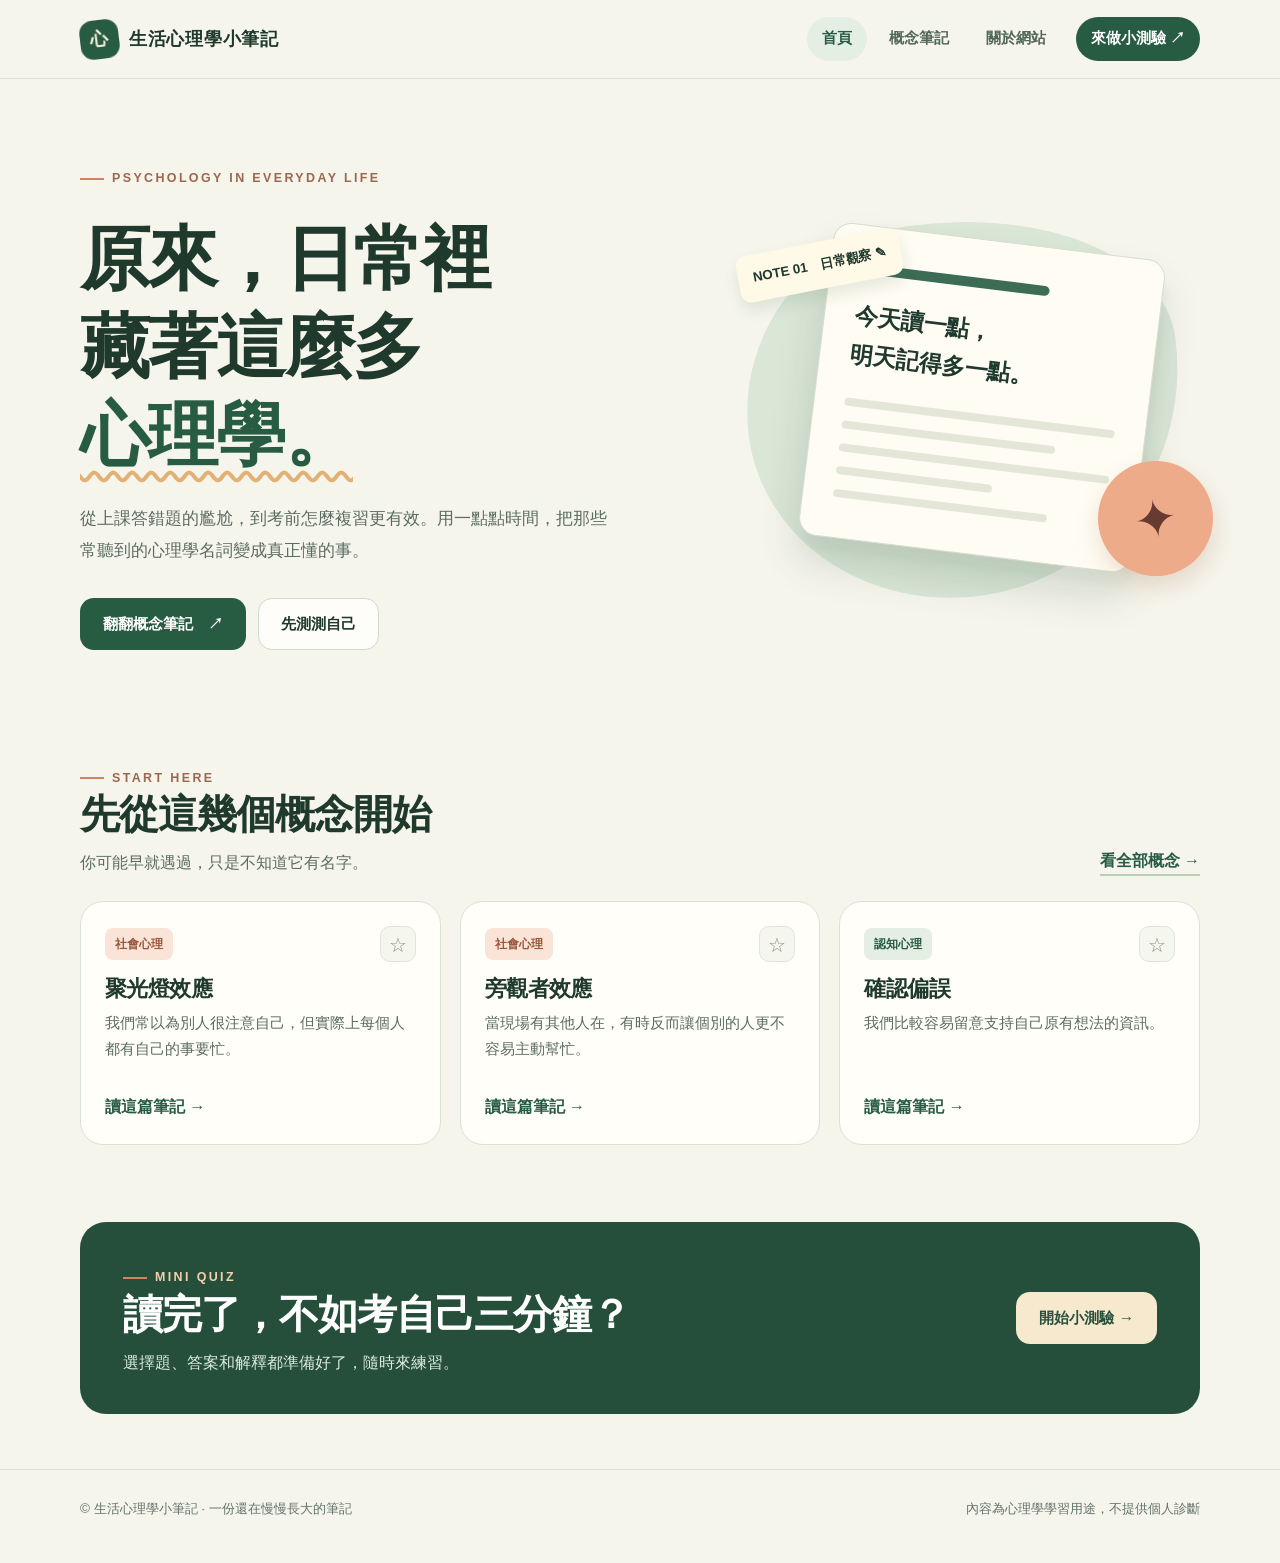
<file: psychology_notes_site/index.html>
<!doctype html><html lang="zh-Hant"><head><meta charset="utf-8"><meta name="viewport" content="width=device-width,initial-scale=1"><meta name="description" content="把日常生活裡的心理學概念，整理成容易讀懂的筆記。"><title>生活心理學小筆記｜首頁</title><link rel="stylesheet" href="./assets/style.css"></head><body data-page="home">
<header class="site-header"><div class="container header-inner"><a class="brand" href="./index.html"><span class="brand-icon">心</span> 生活心理學小筆記</a><nav class="nav" aria-label="主要導覽"><a href="./index.html" aria-current="page">首頁</a><a href="./concepts.html">概念筆記</a><a href="./about.html">關於網站</a><a href="./quiz.html" class="nav-cta">來做小測驗 ↗</a></nav></div></header>
<main><section class="hero"><div class="container hero-grid"><div><span class="eyebrow">PSYCHOLOGY IN EVERYDAY LIFE</span><h1>原來，日常裡<br>藏著這麼多<br><em>心理學。</em></h1><p class="hero-desc">從上課答錯題的尷尬，到考前怎麼複習更有效。用一點點時間，把那些常聽到的心理學名詞變成真正懂的事。</p><div class="actions"><a class="btn btn-primary" href="./concepts.html">翻翻概念筆記　↗</a><a class="btn btn-light" href="./quiz.html">先測測自己</a></div></div><div class="hero-art" aria-hidden="true"><div class="art-sheet"><span style="display:block;font-size:1.45rem;font-weight:900;margin-bottom:23px">今天讀一點，<br>明天記得多一點。</span><span class="art-line"></span><span class="art-line medium"></span><span class="art-line"></span><span class="art-line short"></span><span class="art-line medium"></span></div><div class="art-note">NOTE 01　日常觀察 ✎</div><div class="art-sticker">✦</div></div></div></section>
<section class="section"><div class="container"><div class="section-heading"><div><span class="eyebrow">START HERE</span><h2>先從這幾個概念開始</h2><p class="sub">你可能早就遇過，只是不知道它有名字。</p></div><a class="text-link" href="./concepts.html">看全部概念 →</a></div><div class="topic-grid" id="featured-topics"></div></div></section>
<div class="container"><section class="ribbon-section"><div><span class="eyebrow" style="color:#f3cfaa">MINI QUIZ</span><h2>讀完了，不如考自己三分鐘？</h2><p>選擇題、答案和解釋都準備好了，隨時來練習。</p></div><a href="./quiz.html" class="btn">開始小測驗 →</a></section></div></main>
<footer class="footer"><div class="container footer-inner"><span>© 生活心理學小筆記 · 一份還在慢慢長大的筆記</span><span>內容為心理學學習用途，不提供個人診斷</span></div></footer>
<script src="./assets/data.js"></script><script src="./assets/app.js"></script></body></html>
</file>
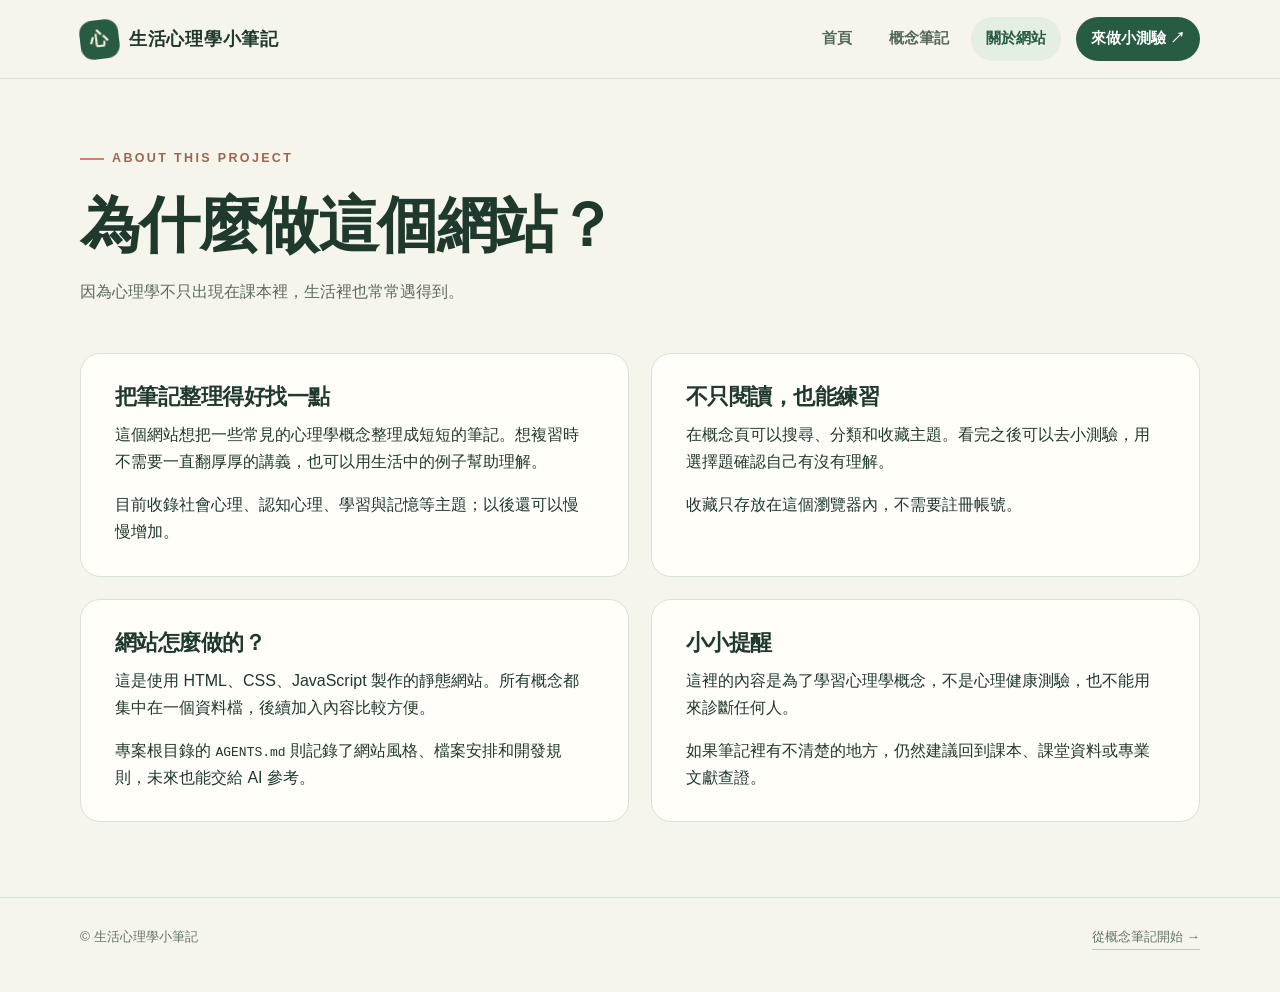
<file: psychology_notes_site/about.html>
<!doctype html><html lang="zh-Hant"><head><meta charset="utf-8"><meta name="viewport" content="width=device-width,initial-scale=1"><title>關於網站｜生活心理學小筆記</title><link rel="stylesheet" href="./assets/style.css"></head><body data-page="about"><header class="site-header"><div class="container header-inner"><a class="brand" href="./index.html"><span class="brand-icon">心</span> 生活心理學小筆記</a><nav class="nav" aria-label="主要導覽"><a href="./index.html">首頁</a><a href="./concepts.html">概念筆記</a><a href="./about.html" aria-current="page">關於網站</a><a href="./quiz.html" class="nav-cta">來做小測驗 ↗</a></nav></div></header><main class="container"><div class="page-top"><span class="eyebrow">ABOUT THIS PROJECT</span><h1>為什麼做這個網站？</h1><p class="sub">因為心理學不只出現在課本裡，生活裡也常常遇得到。</p></div><div class="about-grid"><section class="article-box"><h2>把筆記整理得好找一點</h2><p>這個網站想把一些常見的心理學概念整理成短短的筆記。想複習時不需要一直翻厚厚的講義，也可以用生活中的例子幫助理解。</p><p>目前收錄社會心理、認知心理、學習與記憶等主題；以後還可以慢慢增加。</p></section><section class="article-box"><h2>不只閱讀，也能練習</h2><p>在概念頁可以搜尋、分類和收藏主題。看完之後可以去小測驗，用選擇題確認自己有沒有理解。</p><p>收藏只存放在這個瀏覽器內，不需要註冊帳號。</p></section><section class="article-box"><h2>網站怎麼做的？</h2><p>這是使用 HTML、CSS、JavaScript 製作的靜態網站。所有概念都集中在一個資料檔，後續加入內容比較方便。</p><p>專案根目錄的 <code>AGENTS.md</code> 則記錄了網站風格、檔案安排和開發規則，未來也能交給 AI 參考。</p></section><section class="article-box"><h2>小小提醒</h2><p>這裡的內容是為了學習心理學概念，不是心理健康測驗，也不能用來診斷任何人。</p><p>如果筆記裡有不清楚的地方，仍然建議回到課本、課堂資料或專業文獻查證。</p></section></div><div style="height:75px"></div></main><footer class="footer"><div class="container footer-inner"><span>© 生活心理學小筆記</span><a href="./concepts.html">從概念筆記開始 →</a></div></footer><script src="./assets/data.js"></script><script src="./assets/app.js"></script></body></html>
</file>
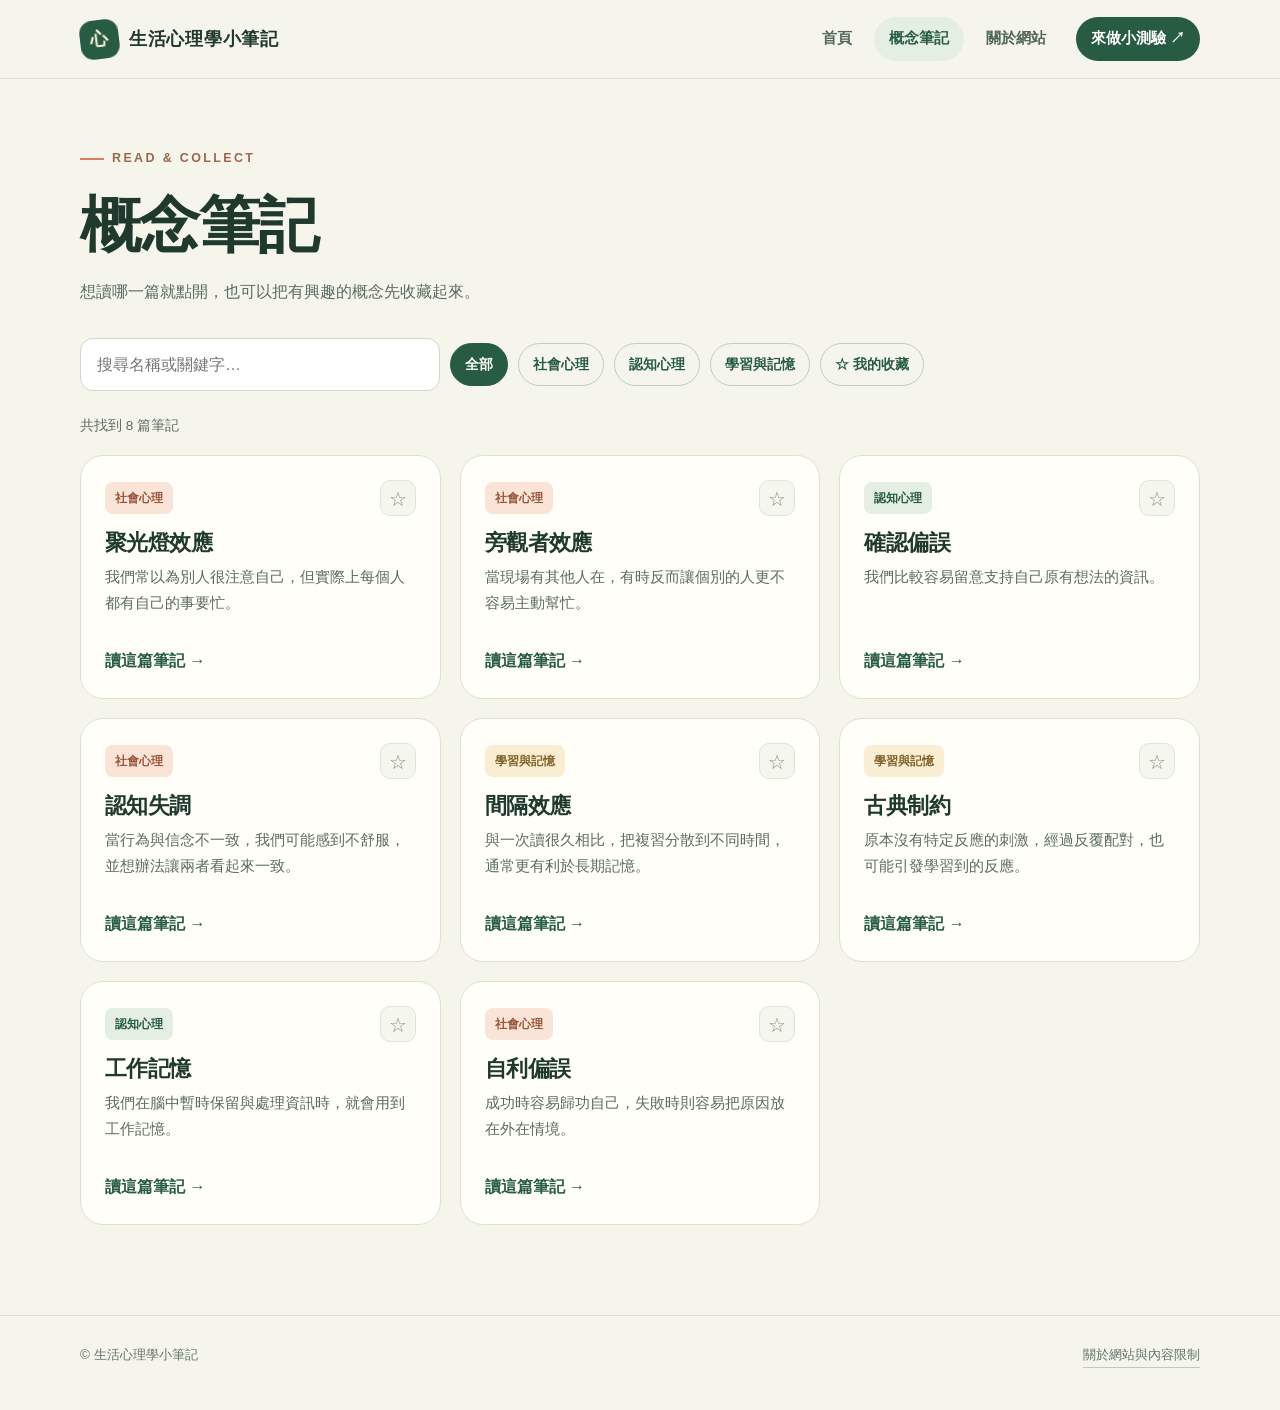
<file: psychology_notes_site/concepts.html>
<!doctype html><html lang="zh-Hant"><head><meta charset="utf-8"><meta name="viewport" content="width=device-width,initial-scale=1"><title>概念筆記｜生活心理學小筆記</title><link rel="stylesheet" href="./assets/style.css"></head><body data-page="concepts"><header class="site-header"><div class="container header-inner"><a class="brand" href="./index.html"><span class="brand-icon">心</span> 生活心理學小筆記</a><nav class="nav" aria-label="主要導覽"><a href="./index.html">首頁</a><a href="./concepts.html" aria-current="page">概念筆記</a><a href="./about.html">關於網站</a><a href="./quiz.html" class="nav-cta">來做小測驗 ↗</a></nav></div></header><main class="container"><div class="page-top"><span class="eyebrow">READ & COLLECT</span><h1>概念筆記</h1><p class="sub">想讀哪一篇就點開，也可以把有興趣的概念先收藏起來。</p></div><div class="filterbar"><input aria-label="搜尋心理學概念" id="search" type="search" class="search" placeholder="搜尋名稱或關鍵字…"><button class="chip active" type="button" data-category="全部" aria-pressed="true">全部</button><button class="chip" type="button" data-category="社會心理" aria-pressed="false">社會心理</button><button class="chip" type="button" data-category="認知心理" aria-pressed="false">認知心理</button><button class="chip" type="button" data-category="學習與記憶" aria-pressed="false">學習與記憶</button><button class="chip" type="button" id="favorites-only" aria-pressed="false">☆ 我的收藏</button></div><p class="counter" id="counter" aria-live="polite"></p><div class="topic-grid" id="topic-list"></div><p class="empty" id="empty-message" hidden>還沒找到相關的概念，換個關鍵字試試看吧。</p></main><div style="height:90px"></div><footer class="footer"><div class="container footer-inner"><span>© 生活心理學小筆記</span><a href="./about.html">關於網站與內容限制</a></div></footer><script src="./assets/data.js"></script><script src="./assets/app.js"></script></body></html>
</file>
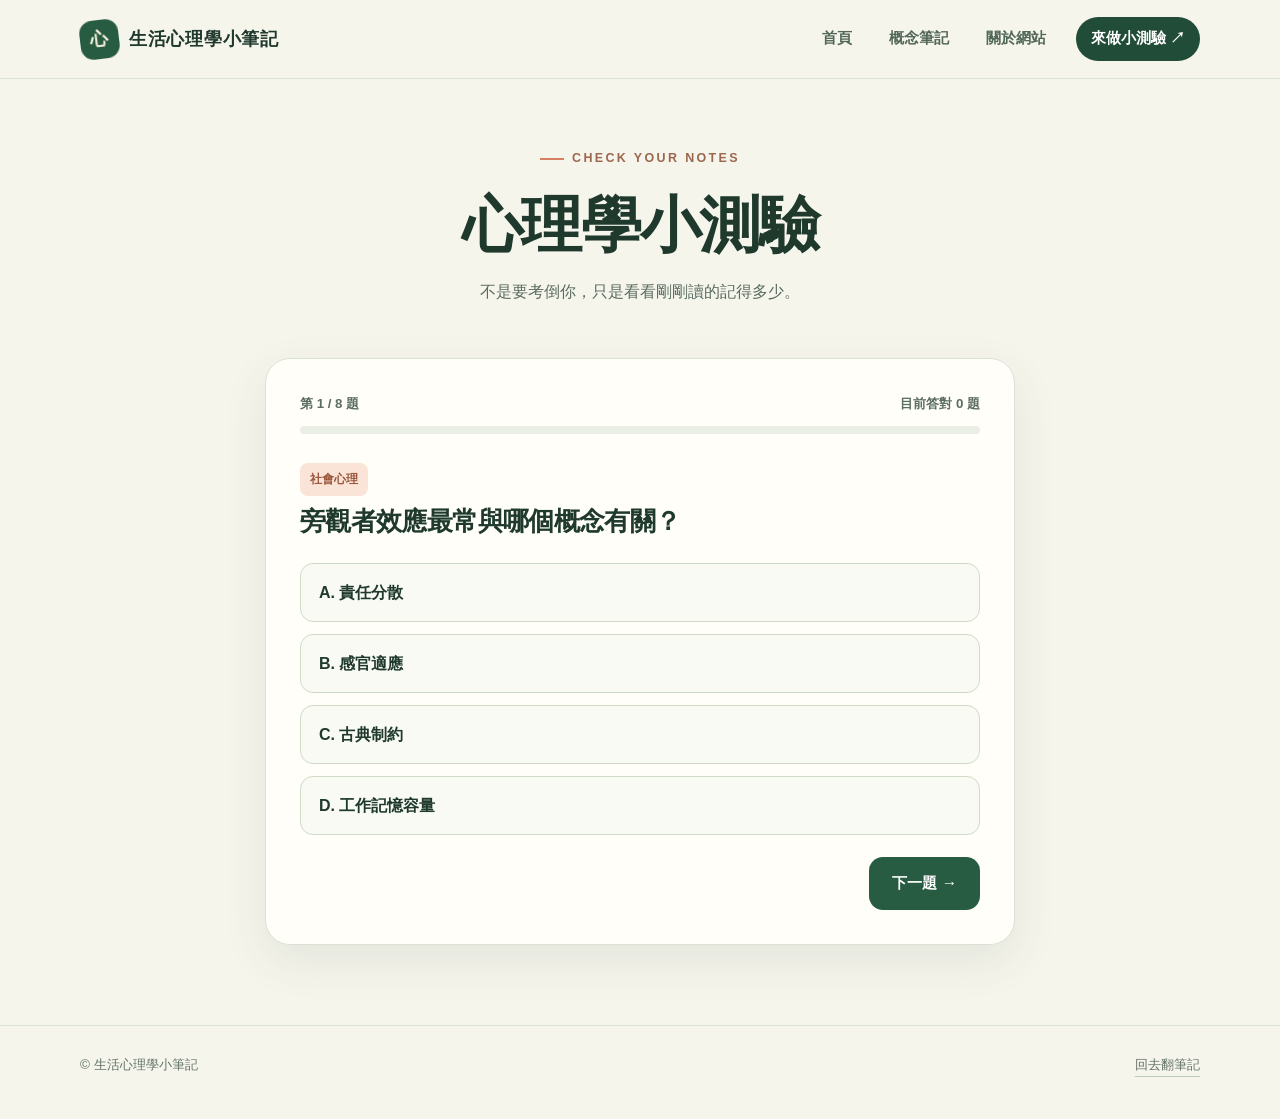
<file: psychology_notes_site/quiz.html>
<!doctype html><html lang="zh-Hant"><head><meta charset="utf-8"><meta name="viewport" content="width=device-width,initial-scale=1"><title>心理學小測驗｜生活心理學小筆記</title><link rel="stylesheet" href="./assets/style.css"></head><body data-page="quiz"><header class="site-header"><div class="container header-inner"><a class="brand" href="./index.html"><span class="brand-icon">心</span> 生活心理學小筆記</a><nav class="nav" aria-label="主要導覽"><a href="./index.html">首頁</a><a href="./concepts.html">概念筆記</a><a href="./about.html">關於網站</a><a href="./quiz.html" aria-current="page" class="nav-cta">來做小測驗 ↗</a></nav></div></header><main class="container"><div class="page-top" style="text-align:center"><span class="eyebrow">CHECK YOUR NOTES</span><h1>心理學小測驗</h1><p class="sub">不是要考倒你，只是看看剛剛讀的記得多少。</p></div><div class="quiz-shell" id="quiz-container"></div></main><footer class="footer"><div class="container footer-inner"><span>© 生活心理學小筆記</span><a href="./concepts.html">回去翻筆記</a></div></footer><script src="./assets/data.js"></script><script src="./assets/app.js"></script></body></html>
</file>
<file: psychology_notes_site/assets/style.css>
:root { --ink:#1f392d; --muted:#5b6c61; --line:#d9e2d5; --bg:#f6f5ec; --card:#fffef9; --green:#275c43; --light:#e4eee3; --accent:#d78061; --gold:#dfb869; --shadow:0 16px 45px rgba(34,61,45,.09); }
* { box-sizing:border-box; }
html { scroll-behavior:smooth; }
body { margin:0; background:var(--bg); color:var(--ink); font-family:-apple-system,BlinkMacSystemFont,'Noto Sans TC','PingFang TC','Microsoft JhengHei',sans-serif; line-height:1.7; }
a { color:inherit; text-decoration:none; } button,input { font:inherit; } button { cursor:pointer; }
button:focus-visible,a:focus-visible,input:focus-visible {outline:3px solid var(--accent); outline-offset:3px;}
.container { width:min(1120px, calc(100% - 48px)); margin:auto; }
.site-header { background:rgba(246,245,236,.93); backdrop-filter:blur(12px); border-bottom:1px solid var(--line); position:sticky; top:0; z-index:30; }
.header-inner { min-height:78px; display:flex; justify-content:space-between; align-items:center; gap:16px; }
.brand { font-weight:850; font-size:1.13rem; letter-spacing:.04em; display:flex; align-items:center; gap:10px; white-space:nowrap; }
.brand-icon {display:grid; place-items:center; width:39px; height:39px; background:var(--green); color:#f9f2dc; border-radius:13px; transform:rotate(-7deg); font-weight:900; font-size:1.1rem; }
.nav {display:flex; align-items:center; gap:7px;}
.nav a {padding:9px 15px; border-radius:999px; color:#516758; font-size:.93rem; font-weight:650; transition:.2s;}
.nav a:hover,.nav a[aria-current=page] {background:var(--light); color:var(--green);}
.nav .nav-cta {background:var(--green); color:white; margin-left:8px;}
.nav .nav-cta:hover,.nav .nav-cta[aria-current=page] {background:#214d38;color:white;}
.hero {padding:82px 0 70px; position:relative; overflow:hidden;}
.hero-grid {display:grid; grid-template-columns:1.13fr .87fr; align-items:center; gap:55px;}
.eyebrow {display:inline-flex; align-items:center; gap:8px; font-weight:800; font-size:.78rem; letter-spacing:.19em; color:#9c674f; text-transform:uppercase;}
.eyebrow:before {content:''; width:24px; height:2px; background:var(--accent);}
h1,h2,h3,p {margin-top:0;} h1,h2,h3 {line-height:1.25; letter-spacing:-.025em;}
h1 {font-size:clamp(2.75rem, 5.5vw, 5.1rem); font-weight:900; margin:25px 0 24px;}
h1 em {color:var(--green); font-style:normal; text-decoration:underline wavy #e2b177 4px; text-underline-offset:12px;}
.hero-desc {color:var(--muted); font-size:1.05rem; max-width:530px; line-height:1.95;}
.actions {display:flex; gap:12px; flex-wrap:wrap; margin-top:30px;}
.btn {display:inline-flex; align-items:center; justify-content:center; gap:8px; border-radius:14px; border:1px solid transparent; padding:12px 22px; font-weight:800; font-size:.96rem; transition: transform .18s, box-shadow .18s;}
.btn:hover {transform:translateY(-2px); box-shadow:var(--shadow);} .btn-primary {background:var(--green); color:white;} .btn-light {background:#fffdfa; border-color:#cfdbcd;}
.hero-art {position:relative; isolation:isolate; height:415px;}
.hero-art:before {content:''; position:absolute; inset:22px 17px 17px 10px; background:#dae6d6; border-radius:43% 57% 52% 48% / 50% 39% 61% 50%; transform:rotate(-8deg); z-index:-1;}
.art-sheet {position:absolute; width:72%; height:76%; left:17%; top:10%; border-radius:18px; background:#fffcf3; border:1px solid #d8decf; transform:rotate(7deg); box-shadow:5px 14px 5px rgba(39,92,67,.02), 0 26px 40px rgba(40,76,53,.16); padding:38px 30px;}
.art-sheet:before {content:''; display:block; width:70%; height:10px; border-radius:8px; background:var(--green); margin-bottom:23px; opacity:.9;}
.art-line {display:block; height:8px; background:#e4e7d8; border-radius:10px; margin:15px 0;}
.art-line.short {width:58%;} .art-line.medium {width:79%;}
.art-sticker {position:absolute; display:grid;place-items:center; border-radius:50%; width:115px; height:115px; background:#eeab89; color:#673a32; font-size:3.3rem; right:-13px; bottom:37px; transform:rotate(-10deg); box-shadow:0 11px 25px #ad78543b;}
.art-note {position:absolute; font-size:.83rem; font-weight:800; background:#fff9e7; padding:12px 15px; border-radius:10px; transform:rotate(-11deg); top:44px; left:0; box-shadow:0 8px 15px #355f3c1f;}
.section {padding:40px 0 72px;} .section-heading {display:flex; align-items:end; justify-content:space-between; gap:20px; margin-bottom:25px;}
h2 {font-size:clamp(1.65rem,3.3vw,2.5rem); margin-bottom:10px;}
.sub {color:var(--muted); margin-bottom:0;} .text-link {color:var(--green); font-weight:850; white-space:nowrap; border-bottom:2px solid #b8cfb7;}
.topic-grid {display:grid; grid-template-columns:repeat(3,minmax(0,1fr)); gap:19px;}
.topic-card {background:var(--card); border:1px solid var(--line); border-radius:23px; padding:24px; min-height:244px; position:relative; transition:transform .18s, box-shadow .18s; display:flex; flex-direction:column;}
.topic-card:hover {transform:translateY(-4px);box-shadow:var(--shadow);}
.topic-card h3 {font-size:1.35rem; margin:14px 0 7px;} .topic-card p {color:var(--muted); font-size:.94rem; margin-bottom:25px;}
.card-top {display:flex;align-items:center;justify-content:space-between;gap:7px;}
.tag {display:inline-flex; width:max-content; background:var(--light); color:var(--green); font-size:.75rem; font-weight:850; padding:6px 10px; border-radius:8px;}
.tag.orange {background:#fae4d7;color:#9b573c;} .tag.yellow {background:#f9eed1;color:#80632a;}
.card-bottom {margin-top:auto; display:flex; align-items:center;justify-content:space-between; color:var(--green); font-weight:800;}
.star-btn {width:36px;height:36px; display:grid;place-items:center; border-radius:10px; background:#f5f6ed; border:1px solid #dfe5d9; color:#859388; font-size:1.25rem; flex-shrink:0;}
.star-btn.is-saved {color:#a66a2f; background:#fff0ce; border-color:#efd5a9;}
.ribbon-section {margin:5px 0 55px; padding:38px 43px; background:#254f3b; color:#fff; border-radius:26px; display:flex; align-items:center;justify-content:space-between;gap:30px;}
.ribbon-section h2 {margin:0 0 10px;} .ribbon-section p {margin-bottom:0; color:#dceadb;}
.ribbon-section .btn {background:#f6e9cd; color:#28513d; white-space:nowrap;}
.page-top {padding:62px 0 33px;} .page-top h1 {font-size:clamp(2.5rem,5vw,3.8rem);margin:18px 0 14px;}
.filterbar {display:flex; flex-wrap:wrap; gap:10px; align-items:center; margin-bottom:23px;}
.search {width:100%; max-width:360px; border:1px solid #ccd9c9; background:white; padding:12px 16px; border-radius:13px; color:var(--ink);}
.chip {background:transparent;border:1px solid #bfcebd;border-radius:50px;padding:9px 14px;color:var(--green); font-size:.87rem;font-weight:800;}
.chip.active {background:var(--green);border-color:var(--green);color:white;}
.counter {color:var(--muted);font-size:.85rem; margin-bottom:18px;} .empty {padding:50px 24px; text-align:center; border:1px dashed #aabdac; border-radius:16px;color:var(--muted);}
.article-wrap {max-width:785px;margin:auto;padding:65px 0 90px;}
.back {display:inline-flex; gap:7px; color:var(--green);font-weight:850;margin-bottom:27px;}
.article-wrap h1 {font-size:clamp(2.4rem,5vw,4rem); margin:17px 0 5px;}
.english {color:#839389;font-size:1.07rem;margin-bottom:25px;} .lead {font-size:1.2rem;color:#42634e;border-left:5px solid #d7a078;padding-left:18px;}
.article-box {background:var(--card);padding:30px 34px;border:1px solid var(--line);border-radius:20px;margin:26px 0;}
.article-box h2 {font-size:1.35rem;} .article-box p:last-child {margin-bottom:0;}
.note-box {background:#e5efe1;padding:25px 30px;border-radius:18px;margin:26px 0;}
.note-box strong {display:block;margin-bottom:6px;color:#2c6546;}
.article-actions {display:flex; gap:12px; flex-wrap:wrap; margin-top:32px;}
.quiz-shell {max-width:750px; margin:20px auto 80px; background:var(--card); padding:34px; border:1px solid var(--line);border-radius:25px; box-shadow:var(--shadow);}
.quiz-progress {display:flex;justify-content:space-between;gap:15px;font-size:.83rem;font-weight:850;color:var(--muted);margin-bottom:11px;}
.progress-bar {background:#ebeee5;height:8px;border-radius:8px;overflow:hidden;margin-bottom:29px;}
.progress-fill {height:100%;width:0%;background:var(--green);transition:width .25s;}
.quiz-shell h2 {font-size:1.6rem;margin:10px 0 25px;}
.answer-list {display:grid;gap:12px;}
.answer-option {text-align:left;background:#f9faf4;border:1px solid #cfdbc8;border-radius:13px;padding:15px 18px;color:var(--ink);font-weight:700;}
.answer-option:hover:not(:disabled) {border-color:var(--green);background:#eff6ea;}
.answer-option.correct {border-color:#3e8760;background:#e1f3e7;}
.answer-option.incorrect {border-color:#d28b78;background:#fce8e2;}
.answer-option:disabled {cursor:default;}
.feedback {border-radius:13px;background:#edf4e7;padding:17px 18px;margin-top:17px; color:#365941;}
.feedback.bad {background:#fff0e8;color:#85543c;}
.quiz-footer {display:flex;justify-content:flex-end;margin-top:22px;}
.about-grid {display:grid;grid-template-columns:1fr 1fr;gap:22px;margin-top:15px;}
.about-grid .article-box {margin:0;}
.steps {padding-left:22px;} .steps li {padding:5px 0;}
.footer {border-top:1px solid var(--line); padding:28px 0 42px; color:#627369; font-size:.84rem;}
.footer-inner {display:flex;justify-content:space-between;flex-wrap:wrap;gap:12px;}
.footer a {border-bottom:1px solid #bec9bf;}
@media(max-width:850px){.hero-grid{grid-template-columns:1fr}.hero-art{height:295px;max-width:400px;margin:auto;width:100%;}.hero {padding-top:54px;} .topic-grid{grid-template-columns:repeat(2,minmax(0,1fr));}.nav a{padding:7px 10px;} .nav .nav-cta{margin-left:0;}}
@media(max-width:620px){.container{width:min(100% - 30px,1120px)}.header-inner{align-items:flex-start;flex-direction:column;padding:14px 0;gap:12px;}.nav{gap:3px;width:100%;overflow-x:auto;padding-bottom:2px}.nav a{font-size:.85rem;white-space:nowrap}.brand{font-size:1rem}.hero{padding:40px 0}.hero-art{height:260px}.art-sheet{padding:25px 22px}.art-sticker{width:85px;height:85px;font-size:2.5rem}.topic-grid{grid-template-columns:1fr}.section-heading{align-items:start;flex-direction:column;gap:10px}.ribbon-section{padding:30px 26px;align-items:flex-start;flex-direction:column}.search{max-width:none}.article-box,.quiz-shell{padding:23px}.article-wrap{padding-top:35px}.about-grid{grid-template-columns:1fr}}
</file>
